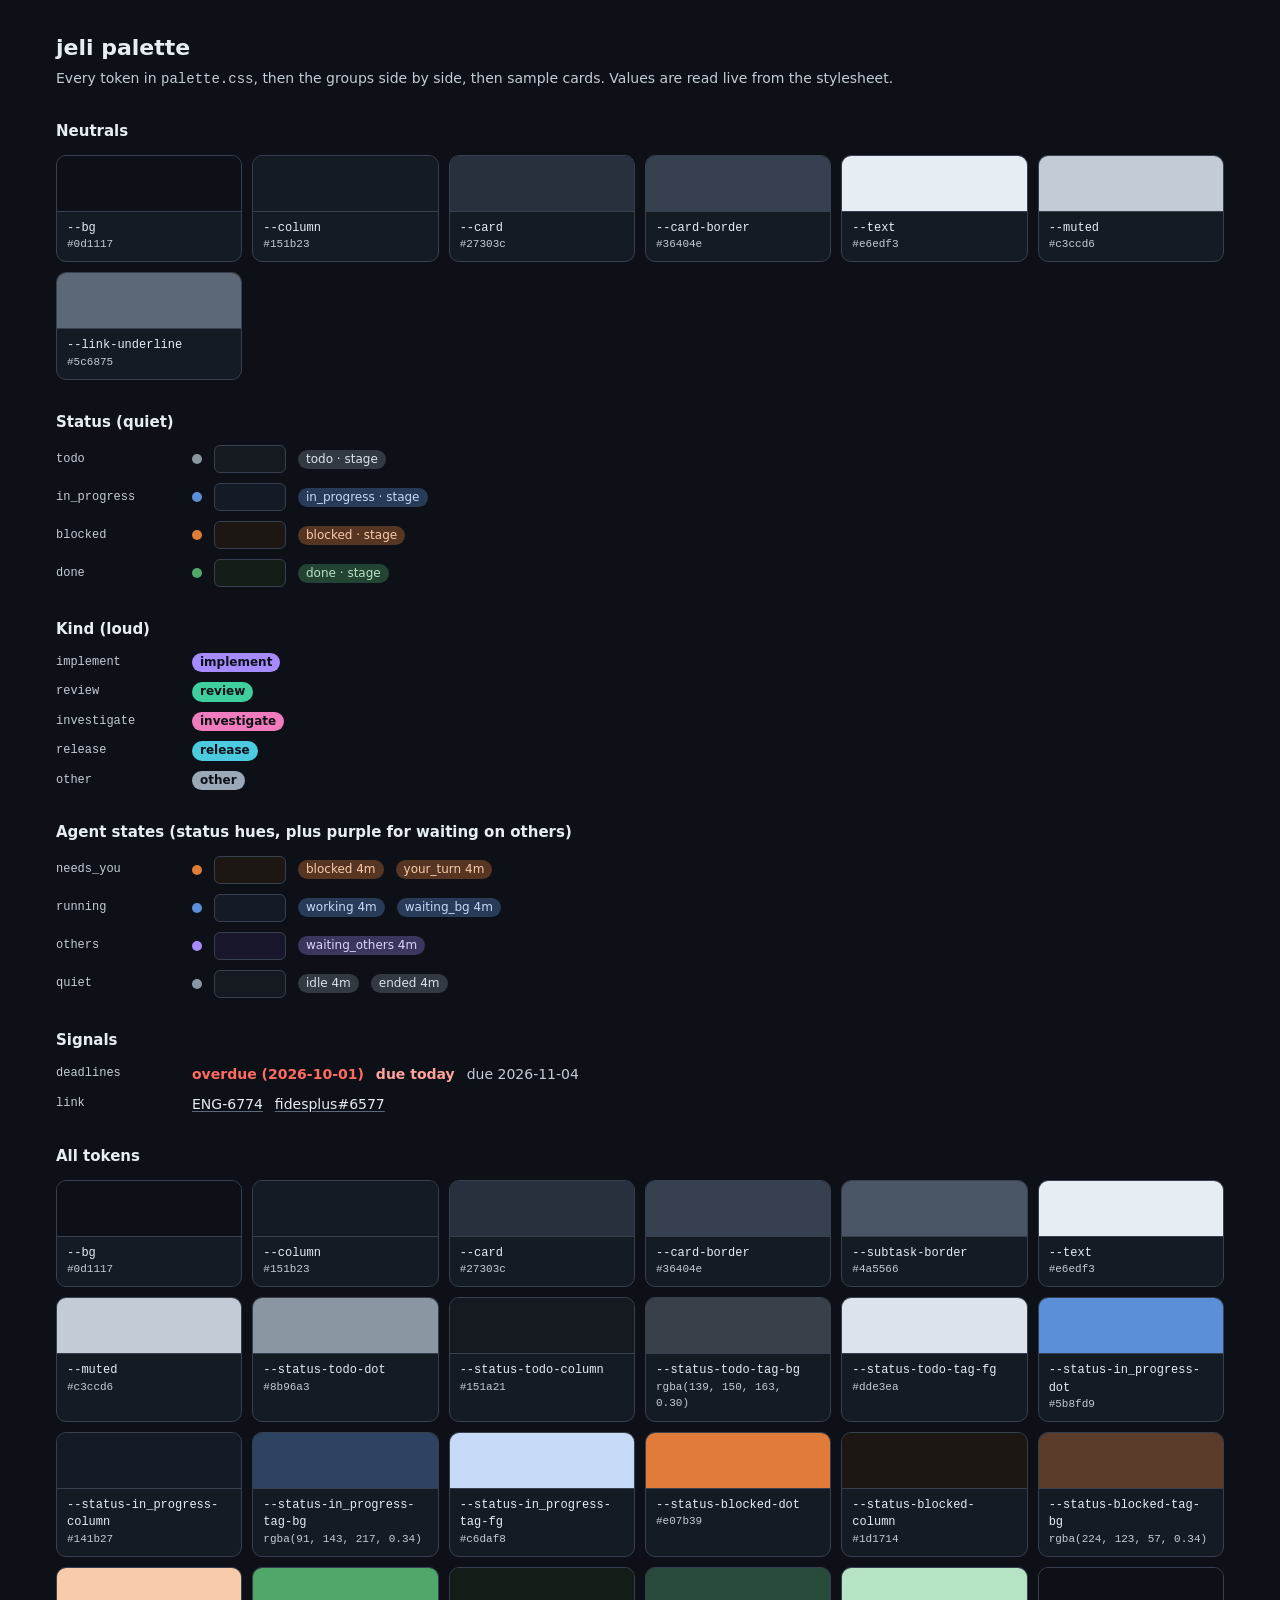
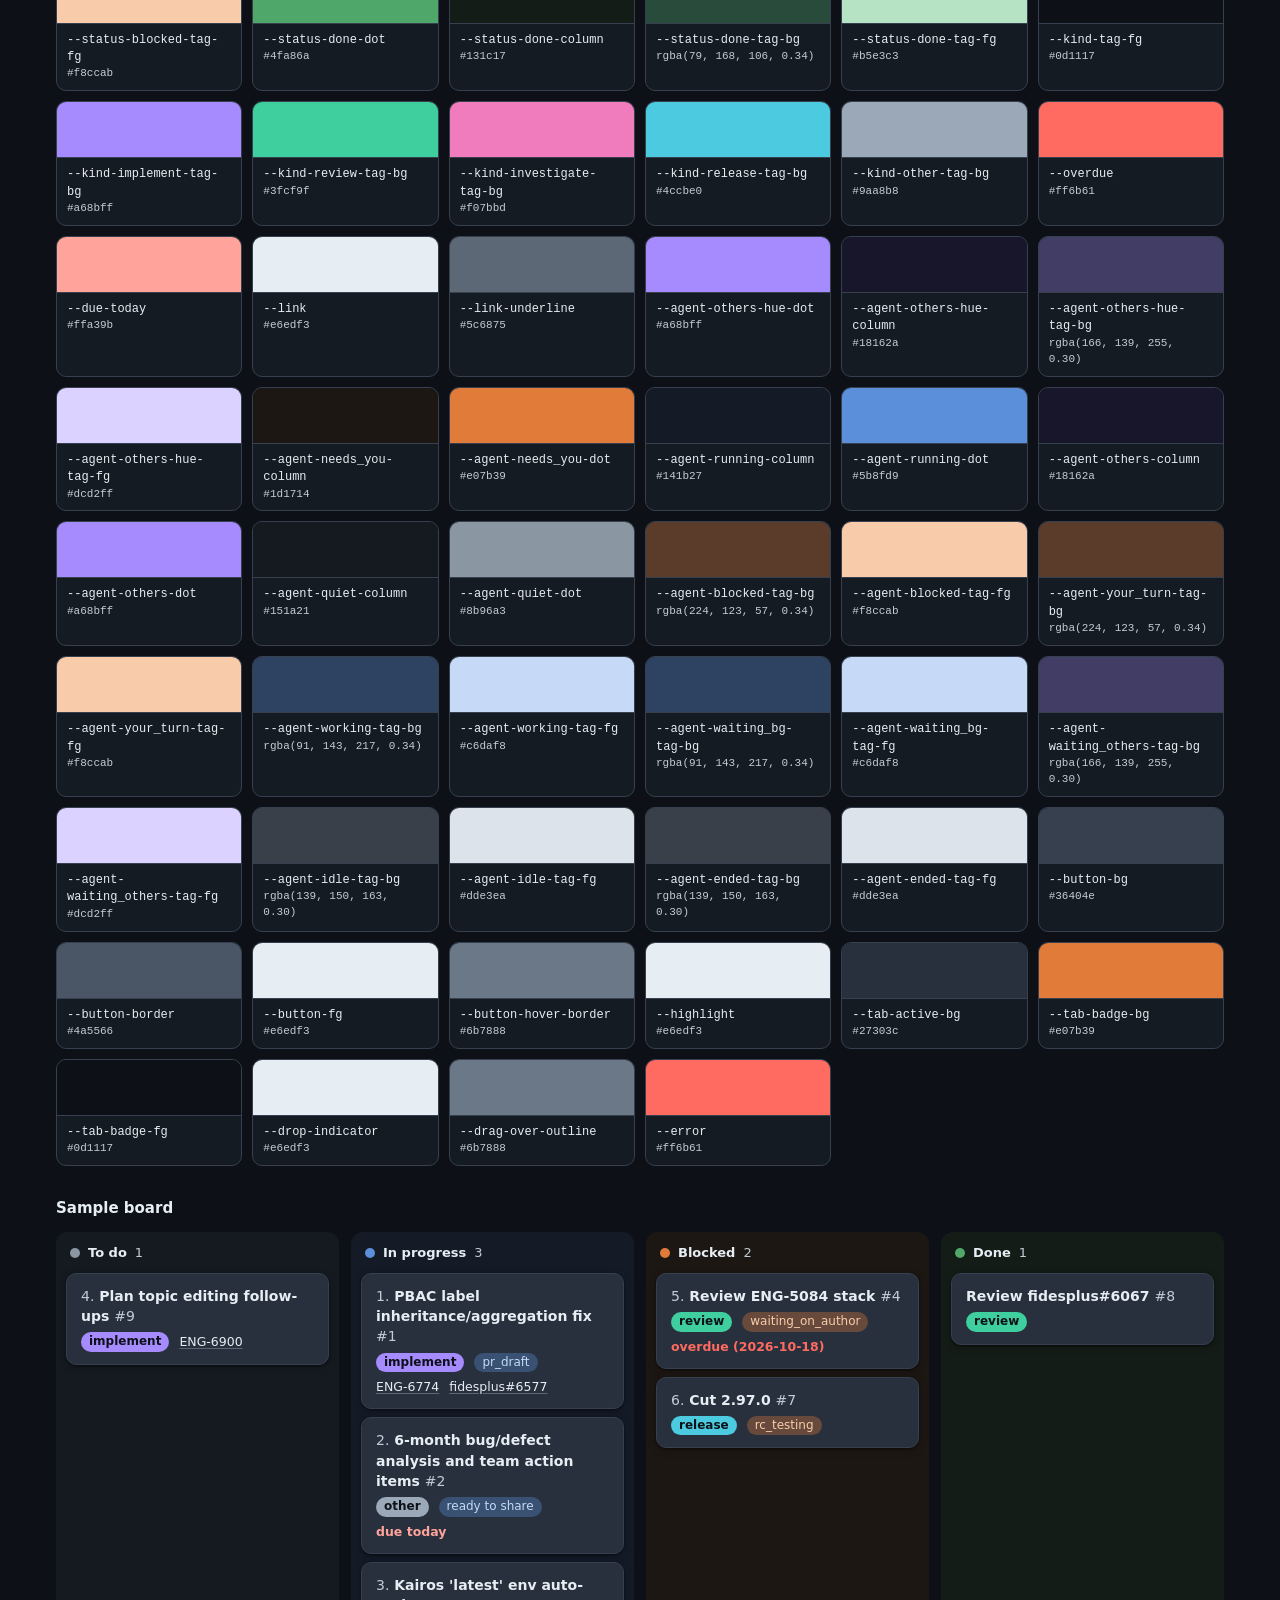
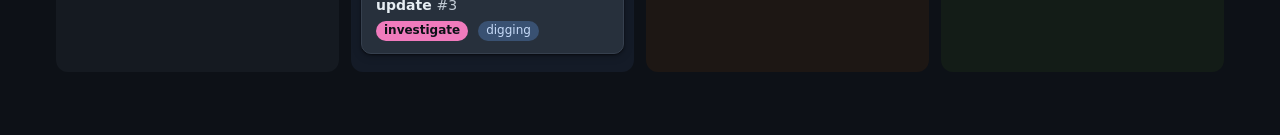
<file: static/palette.html>
<!doctype html>
<html lang="en">
<head>
<meta charset="utf-8">
<meta name="viewport" content="width=device-width, initial-scale=1">
<title>jeli palette</title>
<link rel="icon" type="image/svg+xml" href="logo.svg">
<link rel="stylesheet" href="palette.css">
<style>
  * { box-sizing: border-box; }
  body { margin: 0; background: var(--bg); color: var(--text); font: 14px/1.45 -apple-system, BlinkMacSystemFont, "Segoe UI", system-ui, sans-serif; }
  main { max-width: 1200px; margin: 0 auto; padding: 32px 16px 64px; }
  h1 { font-size: 22px; margin: 0 0 4px; }
  h2 { font-size: 15px; margin: 32px 0 12px; }
  p.lead { color: var(--muted); margin: 0; }
  a { color: var(--link); text-decoration: underline; text-decoration-color: var(--link-underline); text-underline-offset: 2px; }

  .swatches { display: grid; grid-template-columns: repeat(auto-fill, minmax(170px, 1fr)); gap: 10px; }
  .swatch { background: var(--column); border: 1px solid var(--card-border); border-radius: 10px; overflow: hidden; }
  .chip { height: 56px; border-bottom: 1px solid var(--card-border); }
  .swatch .label { padding: 8px 10px; font-size: 12px; }
  .swatch .name { font-family: ui-monospace, SFMono-Regular, Menlo, monospace; overflow-wrap: anywhere; }
  .swatch .value { color: var(--muted); font-family: ui-monospace, SFMono-Regular, Menlo, monospace; font-size: 11px; }

  .group { display: grid; grid-template-columns: 120px 1fr; gap: 10px 16px; align-items: center; }
  .group .row-name { color: var(--muted); font-family: ui-monospace, SFMono-Regular, Menlo, monospace; font-size: 12px; }
  .group .row-items { display: flex; align-items: center; gap: 12px; flex-wrap: wrap; }
  .dot { width: 10px; height: 10px; border-radius: 50%; display: inline-block; }
  .tint { width: 72px; height: 28px; border-radius: 6px; border: 1px solid var(--card-border); }
  .tag { display: inline-block; padding: 1px 8px; border-radius: 999px; font-size: 12px; font-weight: 500; white-space: nowrap; }
  .tag.kind { font-weight: 600; }

  .board { display: grid; grid-template-columns: repeat(4, minmax(0, 1fr)); gap: 12px; }
  @media (max-width: 900px) { .board { grid-template-columns: minmax(0, 1fr); } }
  .column { border-radius: 12px; padding: 10px; }
  .column h3 { display: flex; align-items: center; gap: 8px; margin: 2px 4px 10px; font-size: 13px; }
  .column h3 .count { color: var(--muted); font-weight: 500; }
  .card { background: var(--card); border: 1px solid var(--card-border); border-radius: 10px; padding: 12px 14px; box-shadow: var(--shadow); margin-bottom: 8px; }
  .card .title { font-weight: 600; }
  .card .id { color: var(--muted); font-weight: 400; }
  .card .meta { display: flex; flex-wrap: wrap; gap: 6px 10px; margin-top: 6px; font-size: 12.5px; color: var(--muted); align-items: center; }
  .overdue { color: var(--overdue); font-weight: 600; }
  .due-today { color: var(--due-today); font-weight: 600; }
</style>
</head>
<body>
<main>
  <h1>jeli palette</h1>
  <p class="lead">Every token in <code>palette.css</code>, then the groups side by side, then sample cards. Values are read live from the stylesheet.</p>

  <h2>Neutrals</h2>
  <div class="swatches" data-tokens="--bg --column --card --card-border --text --muted --link-underline"></div>

  <h2>Status (quiet)</h2>
  <div class="group" id="status"></div>

  <h2>Kind (loud)</h2>
  <div class="group" id="kind"></div>

  <h2>Agent states (status hues, plus purple for waiting on others)</h2>
  <div class="group" id="agents"></div>

  <h2>Signals</h2>
  <div class="group">
    <span class="row-name">deadlines</span>
    <span class="row-items"><span class="overdue">overdue (2026-10-01)</span><span class="due-today">due today</span><span style="color: var(--muted)">due 2026-11-04</span></span>
    <span class="row-name">link</span>
    <span class="row-items"><a href="#">ENG-6774</a><a href="#">fidesplus#6577</a></span>
  </div>

  <h2>All tokens</h2>
  <div class="swatches" id="all"></div>

  <h2>Sample board</h2>
  <div class="board" id="board"></div>
</main>
<script>
  const STATUSES = ["todo", "in_progress", "blocked", "done"];
  const KINDS = ["implement", "review", "investigate", "release", "other"];
  const css = getComputedStyle(document.documentElement);
  const value = (name) => css.getPropertyValue(name).trim();

  function swatch(name) {
    return `<div class="swatch"><div class="chip" style="background: var(${name})"></div>
      <div class="label"><div class="name">${name}</div><div class="value">${value(name)}</div></div></div>`;
  }

  document.querySelectorAll("[data-tokens]").forEach((el) => {
    el.innerHTML = el.dataset.tokens.split(" ").map(swatch).join("");
  });

  document.getElementById("status").innerHTML = STATUSES.map((s) => `
    <span class="row-name">${s}</span>
    <span class="row-items">
      <span class="dot" style="background: var(--status-${s}-dot)"></span>
      <span class="tint" style="background: var(--status-${s}-column)"></span>
      <span class="tag" style="background: var(--status-${s}-tag-bg); color: var(--status-${s}-tag-fg)">${s} · stage</span>
    </span>`).join("");

  document.getElementById("kind").innerHTML = KINDS.map((k) => `
    <span class="row-name">${k}</span>
    <span class="row-items">
      <span class="tag kind" style="background: var(--kind-${k}-tag-bg); color: var(--kind-tag-fg)">${k}</span>
    </span>`).join("");

  const AGENT_GROUPS = { needs_you: ["blocked", "your_turn"], running: ["working", "waiting_bg"], others: ["waiting_others"], quiet: ["idle", "ended"] };
  document.getElementById("agents").innerHTML = Object.entries(AGENT_GROUPS).map(([group, states]) => `
    <span class="row-name">${group}</span>
    <span class="row-items">
      <span class="dot" style="background: var(--agent-${group}-dot)"></span>
      <span class="tint" style="background: var(--agent-${group}-column)"></span>
      ${states.map((s) => `<span class="tag" style="background: var(--agent-${s}-tag-bg); color: var(--agent-${s}-tag-fg)">${s} 4m</span>`).join("")}
    </span>`).join("");

  // Every custom property defined on :root in palette.css.
  const all = [...document.styleSheets]
    .filter((sheet) => sheet.href && sheet.href.endsWith("palette.css"))
    .flatMap((sheet) => [...sheet.cssRules])
    .flatMap((rule) => [...rule.style].filter((p) => p.startsWith("--") && p !== "--shadow"));
  document.getElementById("all").innerHTML = all.map(swatch).join("");

  const kindTag = (k) => `<span class="tag kind" style="background: var(--kind-${k}-tag-bg); color: var(--kind-tag-fg)">${k}</span>`;
  const stageTag = (s, label) => `<span class="tag" style="background: var(--status-${s}-tag-bg); color: var(--status-${s}-tag-fg)">${label}</span>`;
  const card = (rank, id, title, kind, status, stage, extra = "") => `
    <div class="card">
      <div class="title">${rank ? `<span class="id">${rank}.</span> ` : ""}${title} <span class="id">#${id}</span></div>
      <div class="meta">${kindTag(kind)}${stage ? stageTag(status, stage) : ""}${extra}</div>
    </div>`;
  const SAMPLES = {
    todo: [card(4, 9, "Plan topic editing follow-ups", "implement", "todo", "", `<a href="#">ENG-6900</a>`)],
    in_progress: [
      card(1, 1, "PBAC label inheritance/aggregation fix", "implement", "in_progress", "pr_draft", `<a href="#">ENG-6774</a><a href="#">fidesplus#6577</a>`),
      card(2, 2, "6-month bug/defect analysis and team action items", "other", "in_progress", "ready to share", `<span class="due-today">due today</span>`),
      card(3, 3, "Kairos 'latest' env auto-update", "investigate", "in_progress", "digging"),
    ],
    blocked: [
      card(5, 4, "Review ENG-5084 stack", "review", "blocked", "waiting_on_author", `<span class="overdue">overdue (2026-10-18)</span>`),
      card(6, 7, "Cut 2.97.0", "release", "blocked", "rc_testing"),
    ],
    done: [card(null, 8, "Review fidesplus#6067", "review", "done", "")],
  };
  const TITLES = { todo: "To do", in_progress: "In progress", blocked: "Blocked", done: "Done" };
  document.getElementById("board").innerHTML = STATUSES.map((s) => `
    <section class="column" style="background: var(--status-${s}-column)">
      <h3><span class="dot" style="background: var(--status-${s}-dot)"></span>${TITLES[s]}<span class="count">${SAMPLES[s].length}</span></h3>
      ${SAMPLES[s].join("")}
    </section>`).join("");
</script>
</body>
</html>
</file>
<file: static/palette.css>
/* jeli color palette (dark only). Every color on the board comes from these tokens.
   Status, kind, and signal colors never share a hue: status says where a task is,
   kind says what it is, signals flag deadlines. Kind is the loudest group. */
:root {
  color-scheme: dark;

  /* Neutrals: cool blue-gray. */
  --bg: #0d1117;
  --column: #151b23;
  --card: #27303c;
  --card-border: #36404e;
  --subtask-border: #4a5566;
  --shadow: 0 1px 2px rgba(0, 0, 0, 0.5), 0 2px 8px rgba(0, 0, 0, 0.25);
  --text: #e6edf3;
  --muted: #c3ccd6;

  /* Status: quieter than kind. A dot, a faint column tint, and a tinted tag. */
  --status-todo-dot: #8b96a3;
  --status-todo-column: #151a21;
  --status-todo-tag-bg: rgba(139, 150, 163, 0.30);
  --status-todo-tag-fg: #dde3ea;

  --status-in_progress-dot: #5b8fd9;
  --status-in_progress-column: #141b27;
  --status-in_progress-tag-bg: rgba(91, 143, 217, 0.34);
  --status-in_progress-tag-fg: #c6daf8;

  --status-blocked-dot: #e07b39;
  --status-blocked-column: #1d1714;
  --status-blocked-tag-bg: rgba(224, 123, 57, 0.34);
  --status-blocked-tag-fg: #f8ccab;

  --status-done-dot: #4fa86a;
  --status-done-column: #131c17;
  --status-done-tag-bg: rgba(79, 168, 106, 0.34);
  --status-done-tag-fg: #b5e3c3;

  /* Kind: the loud group, shown only as tags. Solid fills with dark text, so they stand apart
     from the tinted status tags. */
  --kind-tag-fg: #0d1117;
  --kind-implement-tag-bg: #a68bff;
  --kind-review-tag-bg: #3fcf9f;
  --kind-investigate-tag-bg: #f07bbd;
  --kind-release-tag-bg: #4ccbe0;
  --kind-other-tag-bg: #9aa8b8;

  /* Signals: one red family for deadlines. Links stay neutral, marked by underline only. */
  --overdue: #ff6b61;
  --due-today: #ffa39b;
  --link: var(--text);
  --link-underline: #5c6875;

  /* Agent states, on the Agents tab and the live-agent dot on task cards. They reuse the status
     colors by meaning where one fits. Needs me is blocked orange, running is in-progress blue, quiet
     is to-do gray. Waiting on others has no task status to borrow from, so it borrows the implement
     kind's purple, tinted like a status so it doesn't read as a kind tag. */
  --agent-others-hue-dot: var(--kind-implement-tag-bg);
  --agent-others-hue-column: #18162a;
  --agent-others-hue-tag-bg: rgba(166, 139, 255, 0.30);
  --agent-others-hue-tag-fg: #dcd2ff;

  --agent-needs_you-column: var(--status-blocked-column);
  --agent-needs_you-dot: var(--status-blocked-dot);
  --agent-running-column: var(--status-in_progress-column);
  --agent-running-dot: var(--status-in_progress-dot);
  --agent-others-column: var(--agent-others-hue-column);
  --agent-others-dot: var(--agent-others-hue-dot);
  --agent-quiet-column: var(--status-todo-column);
  --agent-quiet-dot: var(--status-todo-dot);

  --agent-blocked-tag-bg: var(--status-blocked-tag-bg);
  --agent-blocked-tag-fg: var(--status-blocked-tag-fg);
  --agent-your_turn-tag-bg: var(--status-blocked-tag-bg);
  --agent-your_turn-tag-fg: var(--status-blocked-tag-fg);
  --agent-working-tag-bg: var(--status-in_progress-tag-bg);
  --agent-working-tag-fg: var(--status-in_progress-tag-fg);
  --agent-waiting_bg-tag-bg: var(--status-in_progress-tag-bg);
  --agent-waiting_bg-tag-fg: var(--status-in_progress-tag-fg);
  --agent-waiting_others-tag-bg: var(--agent-others-hue-tag-bg);
  --agent-waiting_others-tag-fg: var(--agent-others-hue-tag-fg);
  --agent-idle-tag-bg: var(--status-todo-tag-bg);
  --agent-idle-tag-fg: var(--status-todo-tag-fg);
  --agent-ended-tag-bg: var(--status-todo-tag-bg);
  --agent-ended-tag-fg: var(--status-todo-tag-fg);

  /* Buttons on cards: one step lighter than the card so they read as controls. */
  --button-bg: var(--card-border);
  --button-border: var(--subtask-border);
  --button-fg: var(--text);
  --button-hover-border: var(--drag-over-outline);

  /* The outline on a card jumped to from its task or agent. */
  --highlight: var(--drop-indicator);

  /* Tabs. */
  --tab-active-bg: var(--card);
  --tab-badge-bg: var(--status-blocked-dot);
  --tab-badge-fg: var(--kind-tag-fg);

  /* Drag and drop, and error toasts. */
  --drop-indicator: #e6edf3;
  --drag-over-outline: #6b7888;
  --error: var(--overdue);
}
</file>
